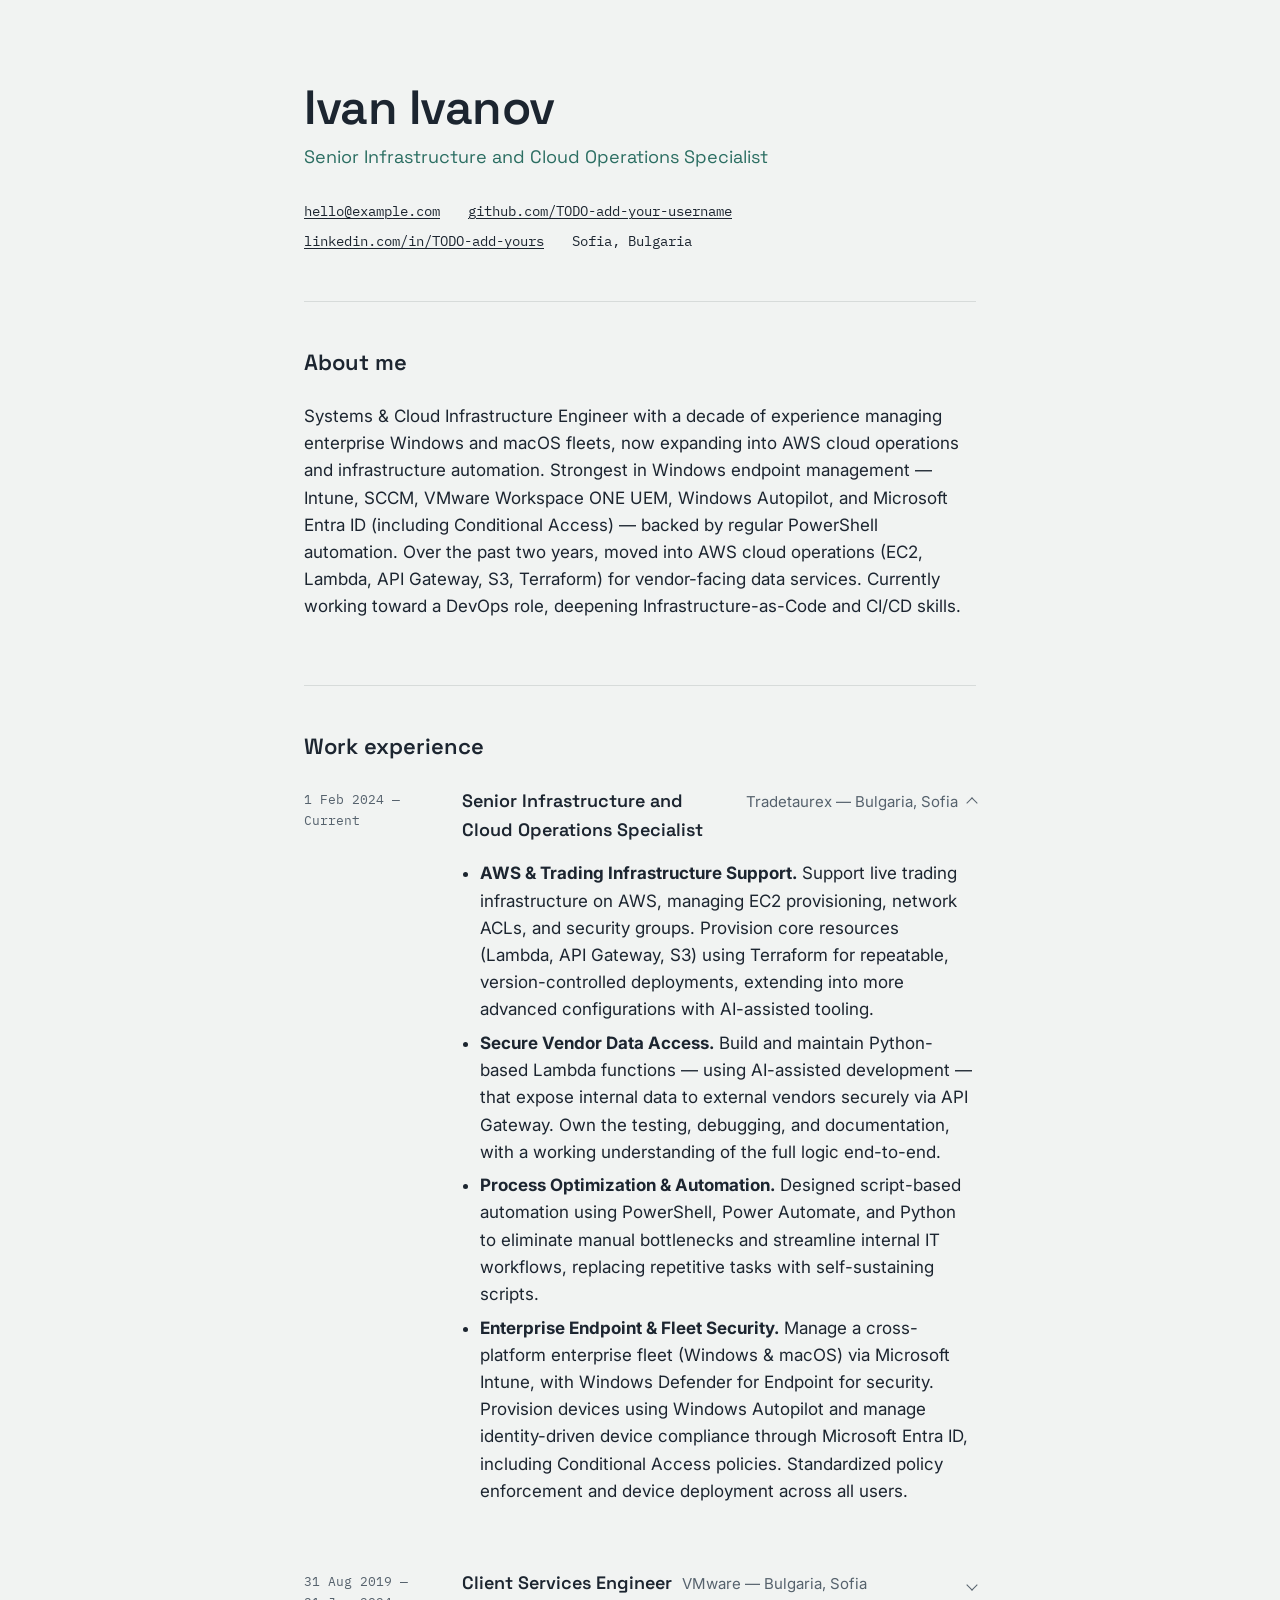
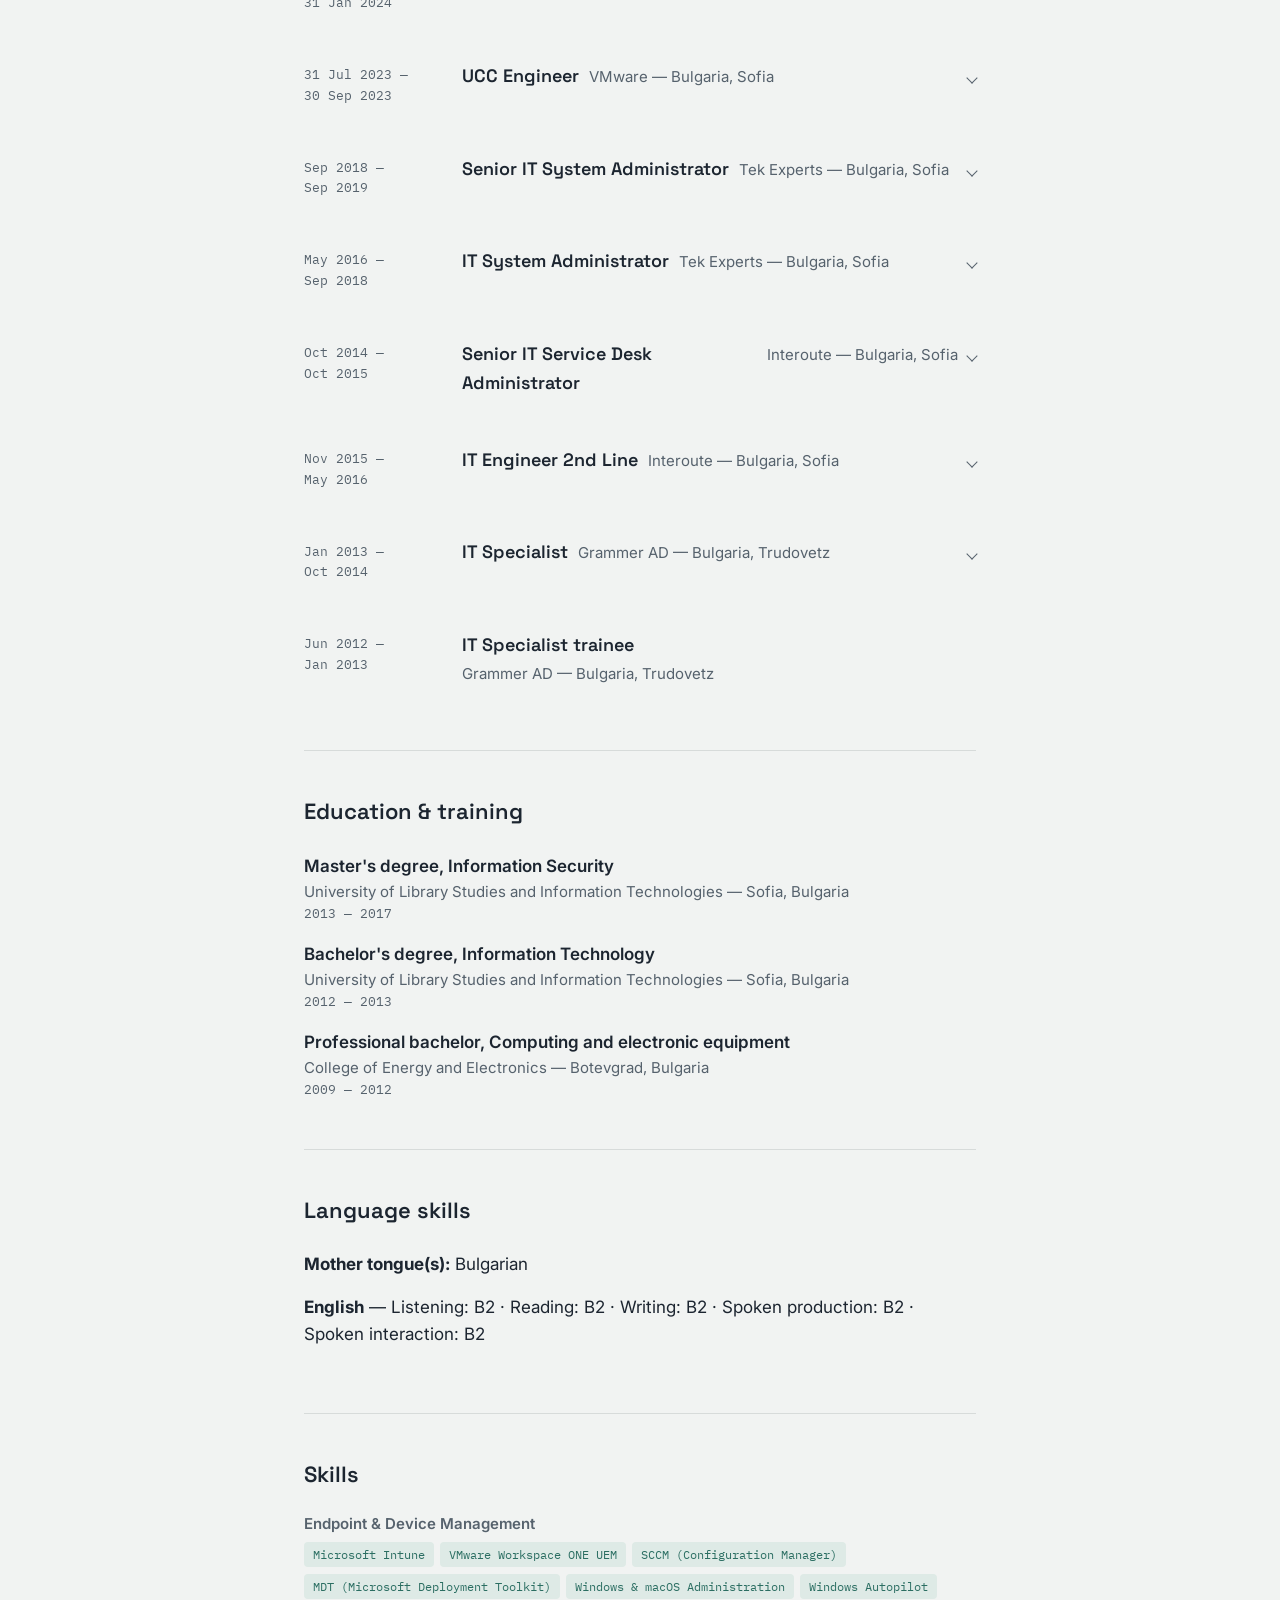
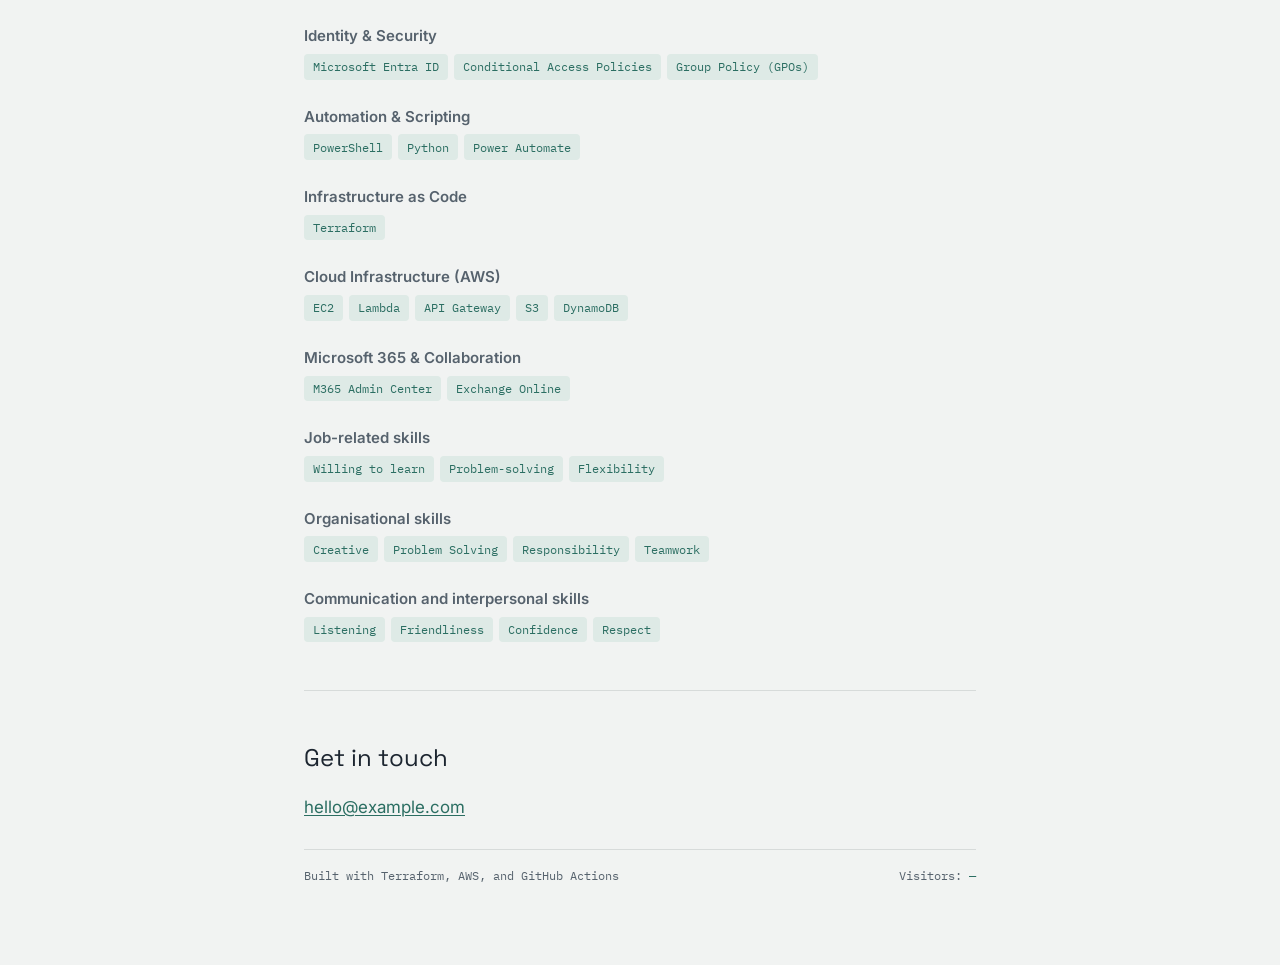
<file: frontend/index.html>
<!DOCTYPE html>
<html lang="en">

<head>
  <meta charset="UTF-8">
  <meta name="viewport" content="width=device-width, initial-scale=1.0">
  <title>Ivan Ivanov — Senior Infrastructure and Cloud Operations Specialist</title>
  <meta name="description"
    content="Systems & Cloud Infrastructure Engineer with a decade of experience managing enterprise Windows and macOS fleets, now expanding into AWS cloud operations and infrastructure automation.">

  <!-- Open Graph -->
  <meta property="og:type" content="website">
  <meta property="og:title" content="Ivan Ivanov — Senior Infrastructure and Cloud Operations Specialist">
  <meta property="og:description"
    content="Systems & Cloud Infrastructure Engineer with a decade of experience managing enterprise Windows and macOS fleets, now expanding into AWS cloud operations and infrastructure automation.">
  <meta property="og:image" content="/og-image.png">
  <!-- TODO: add an og-image.png (1200x630) once you have one, or remove this tag -->

  <link rel="icon" type="image/svg+xml" href="/favicon.svg">

  <link rel="preconnect" href="https://fonts.googleapis.com">
  <link rel="preconnect" href="https://fonts.gstatic.com" crossorigin>
  <link
    href="https://fonts.googleapis.com/css2?family=Space+Grotesk:wght@500;600&family=Inter:wght@400;500&family=IBM+Plex+Mono:wght@400;500&display=swap"
    rel="stylesheet">

  <link rel="stylesheet" href="styles.css">
</head>

<body>

  <div class="wrap">

    <!-- Hero -->
    <section class="hero">
      <h1>Ivan Ivanov</h1>
      <p class="role">Senior Infrastructure and Cloud Operations Specialist</p>
      <div class="contact-row">
        <a href="mailto:hello@example.com">hello@example.com</a>
        <a href="#" target="_blank" rel="noopener">github.com/TODO-add-your-username</a>
        <a href="#" target="_blank" rel="noopener">linkedin.com/in/TODO-add-yours</a>
        <span>Sofia, Bulgaria</span>
      </div>
    </section>

    <!-- About -->
    <section id="about">
      <h2>About me</h2>
      <p>
        Systems &amp; Cloud Infrastructure Engineer with a decade of experience managing
        enterprise Windows and macOS fleets, now expanding into AWS cloud operations and
        infrastructure automation. Strongest in Windows endpoint management — Intune, SCCM,
        VMware Workspace ONE UEM, Windows Autopilot, and Microsoft Entra ID (including
        Conditional Access) — backed by regular PowerShell automation. Over the past two
        years, moved into AWS cloud operations (EC2, Lambda, API Gateway, S3, Terraform)
        for vendor-facing data services. Currently working toward a DevOps role, deepening
        Infrastructure-as-Code and CI/CD skills.
      </p>
    </section>

    <!-- Experience -->
    <section id="experience">
      <h2>Work experience</h2>

      <div class="entry">
        <div class="when">1 Feb 2024 —<br>Current</div>
        <details open>
          <summary>
            <span class="role-title">Senior Infrastructure and Cloud Operations Specialist</span>
            <span class="company">Tradetaurex — Bulgaria, Sofia</span>
          </summary>
          <div class="details-content">
            <ul>
              <li><strong>AWS &amp; Trading Infrastructure Support.</strong> Support live trading infrastructure on AWS,
                managing EC2 provisioning, network ACLs, and security groups. Provision core resources (Lambda, API
                Gateway, S3) using Terraform for repeatable, version-controlled deployments, extending into more
                advanced configurations with AI-assisted tooling.</li>
              <li><strong>Secure Vendor Data Access.</strong> Build and maintain Python-based Lambda functions — using
                AI-assisted development — that expose internal data to external vendors securely via API Gateway. Own
                the testing, debugging, and documentation, with a working understanding of the full logic end-to-end.
              </li>
              <li><strong>Process Optimization &amp; Automation.</strong> Designed script-based automation using
                PowerShell, Power Automate, and Python to eliminate manual bottlenecks and streamline internal IT
                workflows, replacing repetitive tasks with self-sustaining scripts.</li>
              <li><strong>Enterprise Endpoint &amp; Fleet Security.</strong> Manage a cross-platform enterprise fleet
                (Windows &amp; macOS) via Microsoft Intune, with Windows Defender for Endpoint for security. Provision
                devices using Windows Autopilot and manage identity-driven device compliance through Microsoft Entra ID,
                including Conditional Access policies. Standardized policy enforcement and device deployment across all
                users.</li>
            </ul>
          </div>
        </details>
      </div>

      <div class="entry">
        <div class="when">31 Aug 2019 —<br>31 Jan 2024</div>
        <details>
          <summary>
            <span class="role-title">Client Services Engineer</span>
            <span class="company">VMware — Bulgaria, Sofia</span>
          </summary>
          <div class="details-content">
            <p>As part of the Client Experience team, I helped shape and run our Windows deployment strategy across the
              organization.</p>
            <ul>
              <li><strong>Application Packaging &amp; Deployment.</strong> Used VMware Workspace ONE UEM to package and
                deploy applications across the enterprise fleet, standardizing how software was rolled out and
                maintained.</li>
              <li><strong>Custom PowerShell Solutions.</strong> Developed and maintained PowerShell scripts for
                application install/uninstall, sensor management, and other recurring administrative tasks — reducing
                manual effort across the team.</li>
              <li><strong>Windows Image Creation &amp; Deployment.</strong> Built custom Windows images and automated
                their deployment using Microsoft Deployment Toolkit (MDT) combined with custom PowerShell scripts.</li>
            </ul>
            <p><em>Core skills from this role: Windows Administration, OS Migration, VMware Workspace ONE UEM,
                PowerShell scripting, Amazon Web Services (AWS), AWS Lambda, Amazon S3, Python.</em></p>
          </div>
        </details>
      </div>

      <div class="entry">
        <div class="when">31 Jul 2023 —<br>30 Sep 2023</div>
        <details>
          <summary>
            <span class="role-title">UCC Engineer</span>
            <span class="company">VMware — Bulgaria, Sofia</span>
          </summary>
          <div class="details-content">
            <p>Completed a 3-month internal rotation with VMware's UCC team, stepping outside my core endpoint role to
              build an AWS-based automation solution — my first hands-on cloud project, written independently rather
              than AI-assisted.</p>
            <p>Built a solution to synchronize user data across multiple Amazon Connect instances:</p>
            <ul>
              <li><strong>AWS Lambda</strong> — wrote the core functions for the synchronization logic, run without
                provisioning or managing servers.</li>
              <li><strong>AWS Step Functions</strong> — orchestrated the multi-step workflow across services into an
                efficient, scalable serverless pipeline.</li>
              <li><strong>Amazon DynamoDB</strong> — used as the backing data store for the project.</li>
              <li><strong>Python</strong> — wrote the scripting and automation logic myself.</li>
              <li><strong>AWS SES</strong> — integrated to send automated email notifications on completion of each sync
                job.</li>
            </ul>
          </div>
        </details>
      </div>

      <div class="entry">
        <div class="when">Sep 2018 —<br>Sep 2019</div>
        <details>
          <summary>
            <span class="role-title">Senior IT System Administrator</span>
            <span class="company">Tek Experts — Bulgaria, Sofia</span>
          </summary>
          <div class="details-content">
            <p><strong>Microsoft System Center Configuration Manager (SCCM) infrastructure:</strong></p>
            <ul>
              <li>Make sure all services are running</li>
              <li>Make sure the primary site is up-to-date</li>
              <li>Make sure all site components are running and there are enough resources</li>
              <li>Servicing different Windows 10 images</li>
              <li>Creating, deploying and maintain different applications</li>
              <li>Creating and maintain different deployments (applications and updates)</li>
              <li>Creating and maintain different task sequences for the different line of businesses</li>
            </ul>
            <p><strong>Powershell Scripts:</strong></p>
            <ul>
              <li>Creating and editing AD/Office 365 objects</li>
              <li>Creating and maintain scripts for synchronization between the HR system and Active Directory</li>
            </ul>
            <p><strong>Active Directory:</strong></p>
            <ul>
              <li>Administering users and computers</li>
              <li>Creating and maintain group policies</li>
              <li>Maintain internal and external DNS zones</li>
              <li>DHCP</li>
            </ul>
            <p><strong>Windows servers:</strong></p>
            <ul>
              <li>Deploying Windows servers</li>
              <li>Maintain Windows servers</li>
              <li>Make sure all Windows servers are up-to-date</li>
            </ul>
            <ul>
              <li>Microsoft Azure Intune</li>
              <li>Maintain McAfee EPO</li>
              <li>Coordinate with other System Admins at other sites to resolve problems and faults</li>
              <li>Taking part in IT Ops projects</li>
              <li>Maintain CCTV and access control system</li>
              <li>Managing IT hardware - computers and laptops</li>
              <li>On-site and remote support for company users around the world with day to day issues</li>
            </ul>
          </div>
        </details>
      </div>

      <div class="entry">
        <div class="when">May 2016 —<br>Sep 2018</div>
        <details>
          <summary>
            <span class="role-title">IT System Administrator</span>
            <span class="company">Tek Experts — Bulgaria, Sofia</span>
          </summary>
          <div class="details-content">
            <p>As a part of the IT department, my main responsibilities are:</p>
            <ul>
              <li>Maintain the SCCM infrastructure.</li>
              <li>Creating, deploying and maintain different applications, deployments and task sequences for the
                different line of businesses.</li>
              <li>Creating and maintain GPOs for the different line of businesses.</li>
              <li>Maintain servers.</li>
              <li>Maintain McAfee EPO.</li>
              <li>PowerShell scripting – Creating and editing AD/O365 users, creating and maintain synchronization
                scripts for updating user information from the HR system to the AD.</li>
              <li>Coordinate with other System Admins at other sites to resolve problems and faults.</li>
              <li>Providing training to the new IT department members.</li>
              <li>Maintain the CCTV and access control system.</li>
              <li>Taking part in IT Ops projects.</li>
              <li>Managing IT hardware - computers and laptops</li>
              <li>On-site and remote support for company users around the world with day to day issues.</li>
            </ul>
          </div>
        </details>
      </div>

      <div class="entry">
        <div class="when">Oct 2014 —<br>Oct 2015</div>
        <details>
          <summary>
            <span class="role-title">Senior IT Service Desk Administrator</span>
            <span class="company">Interoute — Bulgaria, Sofia</span>
          </summary>
          <div class="details-content">
            <ul>
              <li>On-site and remote support for company users around the world.</li>
              <li>Taking part in IT Ops projects.</li>
              <li>Service-Now - processing user request.</li>
              <li>Creating and managing user domain accounts.</li>
              <li>Installing, managing and troubleshooting SW issues (MS Office, etc.).</li>
              <li>Managing IT hardware.</li>
            </ul>
          </div>
        </details>
      </div>

      <div class="entry">
        <div class="when">Nov 2015 —<br>May 2016</div>
        <details>
          <summary>
            <span class="role-title">IT Engineer 2nd Line</span>
            <span class="company">Interoute — Bulgaria, Sofia</span>
          </summary>
          <div class="details-content">
            <p><strong>MS SCCM</strong></p>
            <ul>
              <li>Managing Desktop builds</li>
              <li>SW deployments</li>
              <li>Patch management</li>
            </ul>
            <ul>
              <li>Installing new servers Windows Server 2008 R2, Windows Server 2012, Windows Server 2012 R2</li>
              <li>Monitoring the IT infrastructure.</li>
              <li>PowerShell scripting (creating and managing AD, Exchange and Skype for Business accounts).</li>
              <li>Administrating user accounts ( MS AD, MS Exchange, Skype for Business, etc.)</li>
              <li>Participating in rotating on-call duty.</li>
            </ul>
          </div>
        </details>
      </div>

      <div class="entry">
        <div class="when">Jan 2013 —<br>Oct 2014</div>
        <details>
          <summary>
            <span class="role-title">IT Specialist</span>
            <span class="company">Grammer AD — Bulgaria, Trudovetz</span>
          </summary>
          <div class="details-content">
            <ul>
              <li>Maintenance of servers, workstations, network within company.</li>
              <li>Planning and coordinating IT improvements and projects as required by the headquarter.</li>
              <li>Supporting and training users for needed computer skills and basic network and security rules.</li>
              <li>Seeking of suppliers for IT equipment, consumables and spares.</li>
              <li>Domain controller, application server and workstations installation and service.</li>
              <li>Maintenance and installation of video surveillance equipment and software.</li>
              <li>Maintenance of access control security system.</li>
            </ul>
          </div>
        </details>
      </div>

      <div class="entry">
        <div class="when">Jun 2012 —<br>Jan 2013</div>
        <div>
          <div class="role-title">IT Specialist trainee</div>
          <div class="company">Grammer AD — Bulgaria, Trudovetz</div>
        </div>
      </div>
    </section>

    <!-- Education -->
    <section id="education">
      <h2>Education &amp; training</h2>
      <div class="edu-entry">
        <div class="degree">Master's degree, Information Security</div>
        <div class="school">University of Library Studies and Information Technologies — Sofia, Bulgaria</div>
        <div class="when">2013 — 2017</div>
      </div>
      <div class="edu-entry">
        <div class="degree">Bachelor's degree, Information Technology</div>
        <div class="school">University of Library Studies and Information Technologies — Sofia, Bulgaria</div>
        <div class="when">2012 — 2013</div>
      </div>
      <div class="edu-entry">
        <div class="degree">Professional bachelor, Computing and electronic equipment</div>
        <div class="school">College of Energy and Electronics — Botevgrad, Bulgaria</div>
        <div class="when">2009 — 2012</div>
      </div>
    </section>

    <!-- Language skills -->
    <section id="languages">
      <h2>Language skills</h2>
      <p><strong>Mother tongue(s):</strong> Bulgarian</p>
      <p>
        <strong>English</strong> — Listening: B2 &middot; Reading: B2 &middot; Writing: B2 &middot;
        Spoken production: B2 &middot; Spoken interaction: B2
      </p>
    </section>

    <!-- Skills -->
    <section id="skills">
      <h2>Skills</h2>

      <div class="skill-group">
        <h3>Endpoint &amp; Device Management</h3>
        <div class="tags">
          <span class="tag">Microsoft Intune</span>
          <span class="tag">VMware Workspace ONE UEM</span>
          <span class="tag">SCCM (Configuration Manager)</span>
          <span class="tag">MDT (Microsoft Deployment Toolkit)</span>
          <span class="tag">Windows &amp; macOS Administration</span>
          <span class="tag">Windows Autopilot</span>
        </div>
      </div>

      <div class="skill-group">
        <h3>Identity &amp; Security</h3>
        <div class="tags">
          <span class="tag">Microsoft Entra ID</span>
          <span class="tag">Conditional Access Policies</span>
          <span class="tag">Group Policy (GPOs)</span>
        </div>
      </div>

      <div class="skill-group">
        <h3>Automation &amp; Scripting</h3>
        <div class="tags">
          <span class="tag">PowerShell</span>
          <span class="tag">Python</span>
          <span class="tag">Power Automate</span>
        </div>
      </div>

      <div class="skill-group">
        <h3>Infrastructure as Code</h3>
        <div class="tags">
          <span class="tag">Terraform</span>
        </div>
      </div>

      <div class="skill-group">
        <h3>Cloud Infrastructure (AWS)</h3>
        <div class="tags">
          <span class="tag">EC2</span>
          <span class="tag">Lambda</span>
          <span class="tag">API Gateway</span>
          <span class="tag">S3</span>
          <span class="tag">DynamoDB</span>
        </div>
      </div>

      <div class="skill-group">
        <h3>Microsoft 365 &amp; Collaboration</h3>
        <div class="tags">
          <span class="tag">M365 Admin Center</span>
          <span class="tag">Exchange Online</span>
        </div>
      </div>

      <div class="skill-group">
        <h3>Job-related skills</h3>
        <div class="tags">
          <span class="tag">Willing to learn</span>
          <span class="tag">Problem-solving</span>
          <span class="tag">Flexibility</span>
        </div>
      </div>

      <div class="skill-group">
        <h3>Organisational skills</h3>
        <div class="tags">
          <span class="tag">Creative</span>
          <span class="tag">Problem Solving</span>
          <span class="tag">Responsibility</span>
          <span class="tag">Teamwork</span>
        </div>
      </div>

      <div class="skill-group">
        <h3>Communication and interpersonal skills</h3>
        <div class="tags">
          <span class="tag">Listening</span>
          <span class="tag">Friendliness</span>
          <span class="tag">Confidence</span>
          <span class="tag">Respect</span>
        </div>
      </div>
    </section>

    <!-- Footer / contact -->
    <footer>
      <p class="cta">Get in touch</p>
      <p>
        <a href="mailto:hello@example.com">hello@example.com</a>
      </p>
      <div class="meta-row">
        <span>Built with Terraform, AWS, and GitHub Actions</span>
        <span>Visitors: <span id="visitor-count">—</span></span>
      </div>
    </footer>

  </div>

  <script src="script.js"></script>
</body>

</html>
</file>
<file: frontend/styles.css>
/* ============================================
   Tokens
   ============================================ */
:root {
  --bg: #f1f3f2;
  --surface: #ffffff;
  --ink: #1c2530;
  --ink-muted: #56626d;
  --accent: #2b6e62;
  --accent-soft: #deeae6;
  --line: #d7dbda;

  --font-display: "Space Grotesk", -apple-system, sans-serif;
  --font-body: "Inter", -apple-system, sans-serif;
  --font-mono: "IBM Plex Mono", ui-monospace, monospace;

  --content-width: 720px;
  --space-1: 0.5rem;
  --space-2: 1rem;
  --space-3: 1.75rem;
  --space-4: 3rem;
  --space-5: 5rem;
}

/* ============================================
   Reset & base
   ============================================ */
* {
  box-sizing: border-box;
}

html {
  scroll-behavior: smooth;
}

@media (prefers-reduced-motion: reduce) {
  html {
    scroll-behavior: auto;
  }
  * {
    animation-duration: 0.01ms !important;
    transition-duration: 0.01ms !important;
  }
}

body {
  margin: 0;
  background: var(--bg);
  color: var(--ink);
  font-family: var(--font-body);
  font-size: 17px;
  line-height: 1.6;
  -webkit-font-smoothing: antialiased;
}

a {
  color: var(--accent);
  text-decoration-thickness: 1px;
  text-underline-offset: 2px;
}

a:hover {
  text-decoration-thickness: 2px;
}

a:focus-visible,
button:focus-visible {
  outline: 2px solid var(--accent);
  outline-offset: 3px;
}

.wrap {
  max-width: var(--content-width);
  margin: 0 auto;
  padding: 0 1.5rem;
}

section {
  padding: var(--space-4) 0;
  border-top: 1px solid var(--line);
}

section:first-of-type {
  border-top: none;
}

h1, h2, h3 {
  font-family: var(--font-display);
  font-weight: 600;
  line-height: 1.15;
  margin: 0;
}

h2 {
  font-size: 1.375rem;
  margin-bottom: var(--space-3);
}

p {
  margin: 0 0 var(--space-2);
  max-width: 62ch;
}

/* ============================================
   Hero
   ============================================ */
.hero {
  padding-top: var(--space-5);
  padding-bottom: var(--space-4);
  border-top: none;
}

.hero h1 {
  font-size: clamp(2.25rem, 5vw, 3rem);
  letter-spacing: -0.01em;
}

.hero .role {
  font-family: var(--font-display);
  font-size: 1.125rem;
  color: var(--accent);
  margin-top: var(--space-1);
  margin-bottom: var(--space-3);
}

.hero .bio {
  color: var(--ink-muted);
  font-size: 1.0625rem;
}

.contact-row {
  display: flex;
  flex-wrap: wrap;
  gap: var(--space-1) var(--space-3);
  margin-top: var(--space-3);
  font-family: var(--font-mono);
  font-size: 0.875rem;
}

.contact-row a {
  color: var(--ink);
}

.contact-row a:hover {
  color: var(--accent);
}

/* ============================================
   Experience timeline
   ============================================ */
.entry {
  display: grid;
  grid-template-columns: 130px 1fr;
  gap: var(--space-3);
  margin-bottom: var(--space-4);
}

.entry:last-child {
  margin-bottom: 0;
}

.entry .when {
  font-family: var(--font-mono);
  font-size: 0.8125rem;
  color: var(--ink-muted);
  padding-top: 0.2rem;
}

.entry .role-title {
  font-family: var(--font-display);
  font-size: 1.125rem;
  font-weight: 600;
  margin-bottom: 0.15rem;
}

.entry .company {
  color: var(--ink-muted);
  font-size: 0.9375rem;
  margin-bottom: var(--space-2);
}

.entry ul {
  margin: 0 0 var(--space-2);
  padding-left: 1.1rem;
}

.entry li {
  margin-bottom: 0.4rem;
  max-width: 58ch;
}

.tags {
  display: flex;
  flex-wrap: wrap;
  gap: 0.4rem;
  margin-top: var(--space-1);
}

.tag {
  font-family: var(--font-mono);
  font-size: 0.75rem;
  background: var(--accent-soft);
  color: var(--accent);
  padding: 0.2rem 0.55rem;
  border-radius: 4px;
}

/* Earlier career: compact list, no bullets */
.earlier-career {
  display: grid;
  gap: var(--space-2);
}

.earlier-entry {
  display: grid;
  grid-template-columns: 130px 1fr;
  gap: var(--space-3);
}

.earlier-entry .when {
  font-family: var(--font-mono);
  font-size: 0.8125rem;
  color: var(--ink-muted);
}

.earlier-entry .role-title {
  font-weight: 600;
  font-size: 0.9375rem;
}

.earlier-entry .company {
  color: var(--ink-muted);
  font-size: 0.9375rem;
}

/* ============================================
   Skills
   ============================================ */
.skill-group {
  margin-bottom: var(--space-3);
}

.skill-group:last-child {
  margin-bottom: 0;
}

.skill-group h3 {
  font-family: var(--font-body);
  font-weight: 600;
  font-size: 0.9375rem;
  color: var(--ink-muted);
  margin-bottom: 0.6rem;
}

/* ============================================
   Education
   ============================================ */
.edu-entry {
  margin-bottom: var(--space-2);
}

.edu-entry:last-child {
  margin-bottom: 0;
}

.edu-entry .degree {
  font-weight: 600;
}

.edu-entry .school {
  color: var(--ink-muted);
  font-size: 0.9375rem;
}

.edu-entry .when {
  font-family: var(--font-mono);
  font-size: 0.8125rem;
  color: var(--ink-muted);
}

/* ============================================
   Footer / contact
   ============================================ */
footer {
  padding: var(--space-4) 0 var(--space-5);
  border-top: 1px solid var(--line);
}

footer .cta {
  font-family: var(--font-display);
  font-size: 1.5rem;
  margin-bottom: var(--space-2);
}

.meta-row {
  display: flex;
  justify-content: space-between;
  align-items: baseline;
  flex-wrap: wrap;
  gap: var(--space-1);
  margin-top: var(--space-3);
  padding-top: var(--space-2);
  border-top: 1px solid var(--line);
  font-family: var(--font-mono);
  font-size: 0.75rem;
  color: var(--ink-muted);
}

#visitor-count {
  color: var(--accent);
}

/* ============================================
   Responsive
   ============================================ */
@media (max-width: 560px) {
  .entry,
  .earlier-entry {
    grid-template-columns: 1fr;
    gap: 0.3rem;
  }

  .entry .when {
    padding-top: 0;
  }

  section {
    padding: var(--space-3) 0;
  }

  .hero {
    padding-top: var(--space-4);
  }
}

/* ============================================
   Expandable experience entries (details/summary)
   ============================================ */
.entry details {
  border: none;
}

.entry summary {
  cursor: pointer;
  list-style: none;
  display: flex;
  align-items: baseline;
  gap: 0.6rem;
}

.entry summary::-webkit-details-marker {
  display: none;
}

.entry summary::marker {
  content: "";
}

.entry summary::after {
  content: "";
  width: 7px;
  height: 7px;
  margin-left: auto;
  border-right: 1.5px solid var(--ink-muted);
  border-bottom: 1.5px solid var(--ink-muted);
  transform: rotate(45deg);
  transition: transform 0.15s ease;
  flex-shrink: 0;
}

.entry details[open] summary::after {
  transform: rotate(-135deg);
}

.entry summary .role-title {
  margin-bottom: 0;
}

.entry summary .company {
  margin-bottom: 0;
  white-space: nowrap;
}

.entry .details-content {
  padding-top: var(--space-2);
}

@media (max-width: 560px) {
  .entry summary {
    flex-wrap: wrap;
  }
  .entry summary::after {
    margin-left: 0;
  }
}
</file>
